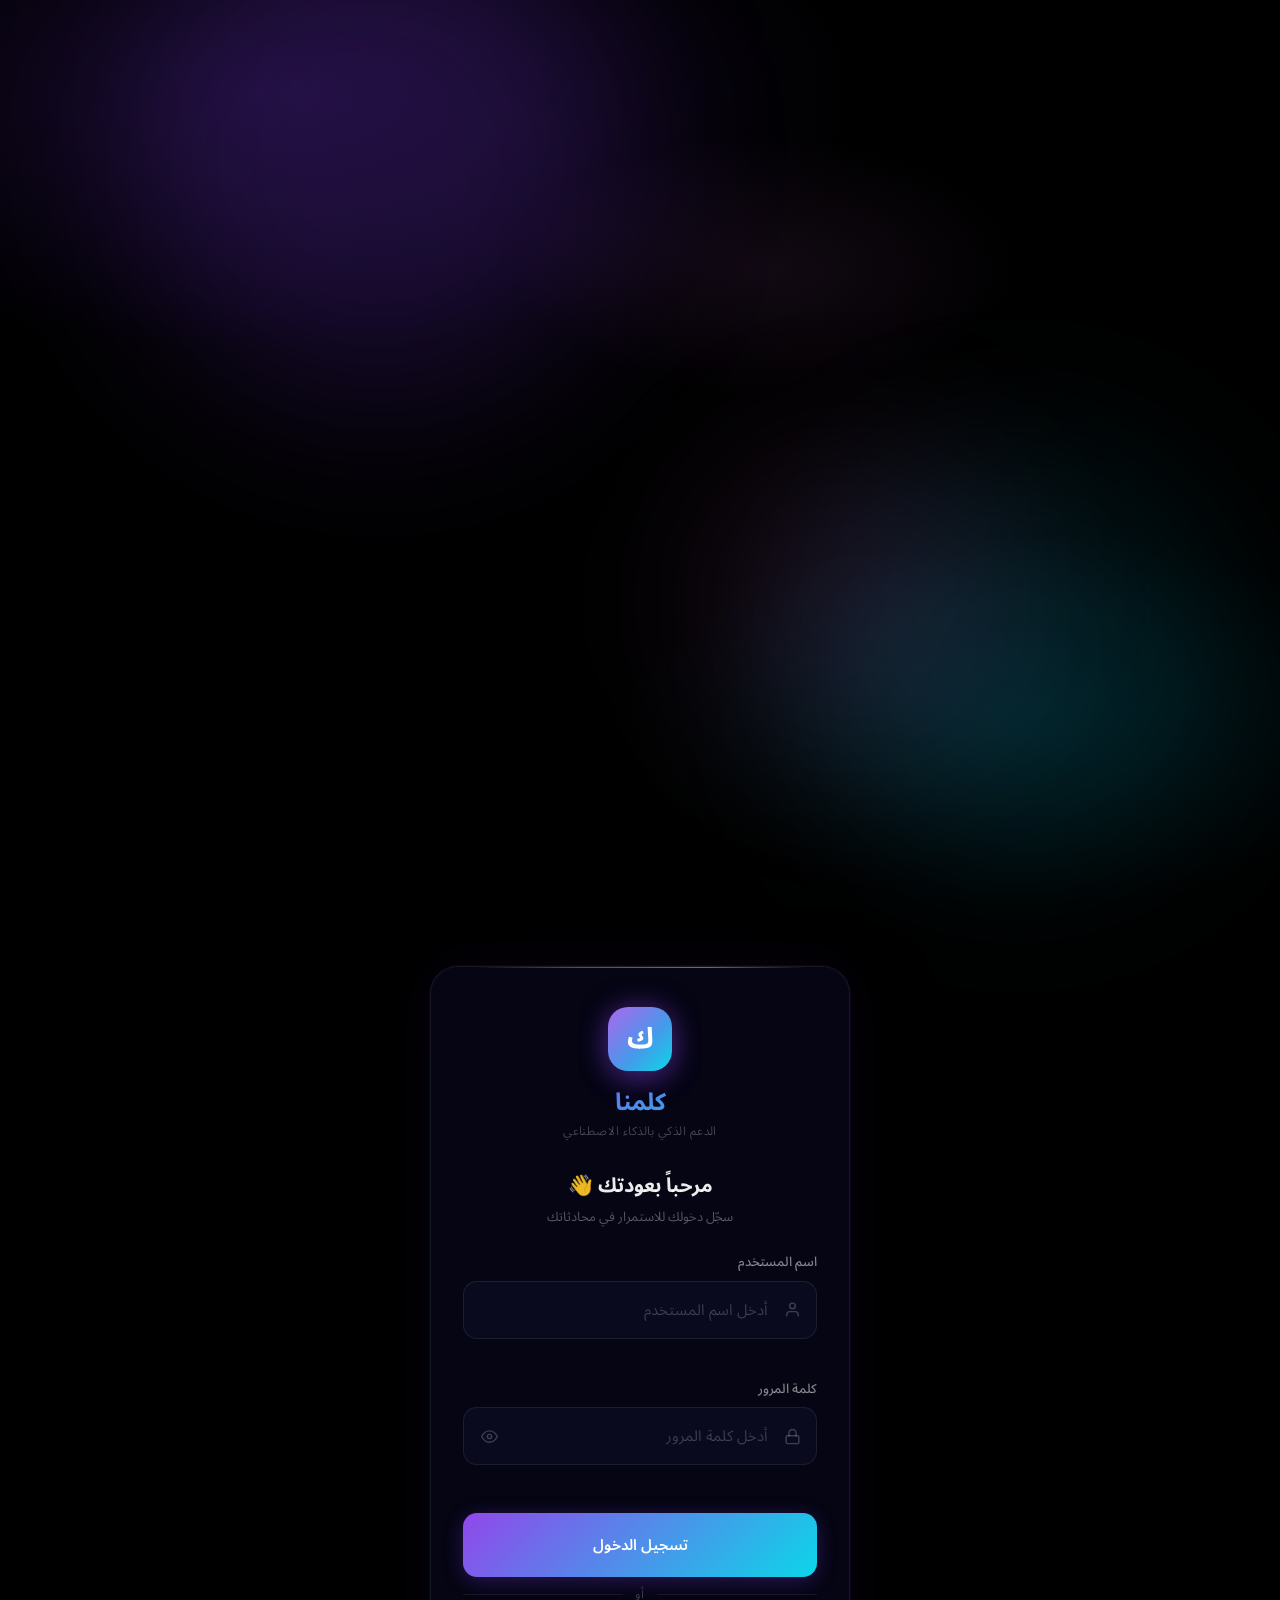
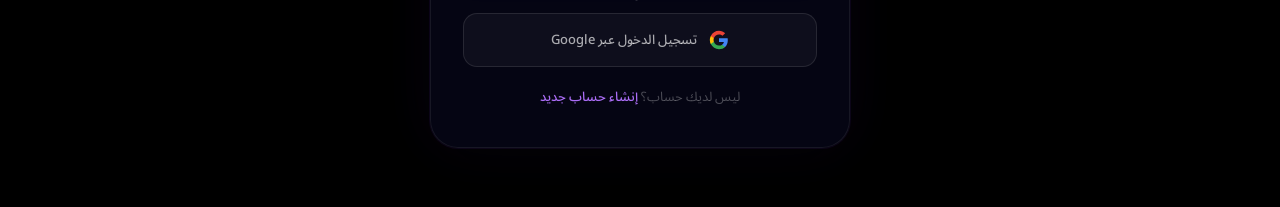
<file: frontend/index.html>
<!DOCTYPE html>
<html lang="ar" dir="rtl" data-theme="dark">
<head>
  <meta charset="UTF-8">
  <meta name="viewport" content="width=device-width, initial-scale=1.0">
  <title>كلمنا — الدعم الذكي بالذكاء الاصطناعي</title>
  <meta name="description" content="كلمنا — نظام دعم العملاء الذكي المدعوم بالذكاء الاصطناعي. تحدث معنا وسنساعدك فوراً.">
  <meta property="og:title" content="كلمنا — الدعم الذكي">
  <meta property="og:description" content="نظام دعم العملاء الذكي المدعوم بالذكاء الاصطناعي">
  <meta property="og:type" content="website">
  <link rel="icon" type="image/svg+xml" href="assets/favicon.svg">

  <link rel="preconnect" href="https://fonts.googleapis.com">
  <link rel="preconnect" href="https://fonts.gstatic.com" crossorigin>
  <link href="https://fonts.googleapis.com/css2?family=Inter:wght@300;400;500;600;700&family=Noto+Sans+Arabic:wght@300;400;500;600;700&display=swap" rel="stylesheet">

  <link rel="stylesheet" href="css/variables.css">
  <link rel="stylesheet" href="css/themes.css">
  <link rel="stylesheet" href="css/base.css">
  <link rel="stylesheet" href="css/animations.css">
  <link rel="stylesheet" href="css/layout.css">
  <link rel="stylesheet" href="css/components.css">
</head>
<body>

  <canvas id="particles-canvas"></canvas>

  <div class="app">

    <!-- ─── Sidebar ─── -->
    <aside class="sidebar" id="sidebar">
      <div class="sidebar__header">
        <div class="logo">
          <div class="logo__icon">ك</div>
          <div>
            <div class="logo__text">كلمنا</div>
            <div class="logo__subtitle">الدعم الذكي</div>
          </div>
        </div>
        <button class="sidebar__close" id="sidebar-close" aria-label="إغلاق القائمة">✕</button>
      </div>

      <div class="sidebar__content">
        <!-- New Chat Button -->
        <button class="btn-new-chat" id="btn-new-chat">
          <svg width="15" height="15" viewBox="0 0 24 24" fill="none" stroke="currentColor" stroke-width="2.5" stroke-linecap="round" stroke-linejoin="round">
            <line x1="12" y1="5" x2="12" y2="19"/><line x1="5" y1="12" x2="19" y2="12"/>
          </svg>
          <span>محادثة جديدة</span>
        </button>

        <!-- Quick Actions -->
        <div class="sidebar__label">إجراءات سريعة</div>
        <div class="quick-actions">
          <button class="quick-action-chip" data-action="track_order">
            <span class="quick-action-chip__icon">📦</span>
            <span>تتبع الطلب</span>
          </button>
          <button class="quick-action-chip" data-action="get_refund">
            <span class="quick-action-chip__icon">💳</span>
            <span>طلب استرجاع</span>
          </button>
          <button class="quick-action-chip" data-action="complaint">
            <span class="quick-action-chip__icon">📋</span>
            <span>تقديم شكوى</span>
          </button>
          <button class="quick-action-chip" data-action="delivery">
            <span class="quick-action-chip__icon">🚚</span>
            <span>خيارات التوصيل</span>
          </button>
          <button class="quick-action-chip" data-action="cancel">
            <span class="quick-action-chip__icon">✖</span>
            <span>إلغاء طلب</span>
          </button>
          <button class="quick-action-chip" data-action="contact">
            <span class="quick-action-chip__icon">💬</span>
            <span>تواصل مع الدعم</span>
          </button>
        </div>

        <!-- Chat History -->
        <div class="sidebar__label">المحادثات السابقة</div>
        <div id="chat-history">
          <div class="chat-history-item active">
            <span class="chat-history-item__icon">◎</span>
            <span class="chat-history-item__text">المحادثة الحالية</span>
          </div>
        </div>
      </div>

      <div class="sidebar__footer">
        <div style="font-size: var(--text-xs); color: rgba(255,255,255,0.18); text-align: center; letter-spacing: 0.04em;">
          مدعوم بالذكاء الاصطناعي •  كلمنا
        </div>
      </div>
    </aside>

    <!-- Sidebar Overlay (Mobile) -->
    <div class="sidebar-overlay" id="sidebar-overlay"></div>

    <!-- ─── Header ─── -->
    <header class="header">
      <div class="header__right">
        <button class="menu-toggle" id="menu-toggle" aria-label="فتح القائمة">
          <svg width="20" height="20" viewBox="0 0 24 24" fill="none" stroke="currentColor" stroke-width="2" stroke-linecap="round">
            <line x1="3" y1="6" x2="21" y2="6"/>
            <line x1="3" y1="12" x2="21" y2="12"/>
            <line x1="3" y1="18" x2="21" y2="18"/>
          </svg>
        </button>
        <div class="status-indicator">
          <div class="status-dot" id="status-dot"></div>
          <span class="header__status-text">المساعد الذكي متصل</span>
        </div>
      </div>
      <div class="header__left">
        <!-- User Profile -->
        <div class="user-profile" id="user-profile" style="display: none;">
          <span class="user-profile__name" id="user-profile-name"></span>
          <button class="user-profile__logout" id="btn-logout" data-tooltip="تسجيل الخروج" aria-label="تسجيل الخروج">
            <svg width="16" height="16" viewBox="0 0 24 24" fill="none" stroke="currentColor" stroke-width="2" stroke-linecap="round" stroke-linejoin="round">
              <path d="M9 21H5a2 2 0 0 1-2-2V5a2 2 0 0 1 2-2h4"/>
              <polyline points="16 17 21 12 16 7"/>
              <line x1="21" y1="12" x2="9" y2="12"/>
            </svg>
          </button>
        </div>
        <button class="theme-toggle" id="theme-toggle" data-tooltip="تغيير السمة" aria-label="تغيير السمة">
          <span class="theme-toggle__icon">🌙</span>
        </button>
      </div>
    </header>

    <!-- ─── Main Chat Area ─── -->
    <main class="main">
      <div class="chat-area">
        <div class="chat-area__messages" id="chat-messages">
          <!-- Messages rendered by chat.js -->
        </div>

        <!-- ─── Welcome Screen ─── -->
        <div class="welcome" id="welcome-screen">
          <div class="welcome__icon" style="position:relative;">
            ك
            <div class="welcome__icon-ring"></div>
          </div>
          <h1 class="welcome__title">أهلاً بك في كلمنا</h1>
          <p class="welcome__subtitle">
            أنا مساعدك الذكي لخدمة العملاء. يمكنني مساعدتك في تتبع الطلبات، الاسترجاع، الشكاوى، وأكثر.
          </p>
          <div class="welcome__suggestions">
            <button class="welcome__chip" data-message="أريد تتبع طلبي رقم 12345">
              <span class="welcome__chip__icon">📦</span>
              <span>تتبع طلبي</span>
            </button>
            <button class="welcome__chip" data-message="أريد استرجاع المبلغ للطلب الأخير">
              <span class="welcome__chip__icon">💳</span>
              <span>طلب استرجاع</span>
            </button>
            <button class="welcome__chip" data-message="ما هي خيارات التوصيل المتاحة؟">
              <span class="welcome__chip__icon">🚚</span>
              <span>خيارات التوصيل</span>
            </button>
            <button class="welcome__chip" data-message="أريد تقديم شكوى بخصوص الخدمة">
              <span class="welcome__chip__icon">📋</span>
              <span>تقديم شكوى</span>
            </button>
            <button class="welcome__chip" data-message="أريد إلغاء طلبي">
              <span class="welcome__chip__icon">✖</span>
              <span>إلغاء طلب</span>
            </button>
            <button class="welcome__chip" data-message="أريد التحدث مع خدمة العملاء">
              <span class="welcome__chip__icon">💬</span>
              <span>تواصل مع الدعم</span>
            </button>
          </div>
        </div>
      </div>

      <!-- ─── Input Bar ─── -->
      <div class="input-bar">
        <div class="input-bar__container">
          <textarea
            class="input-bar__textarea"
            id="chat-input"
            placeholder="اكتب رسالتك هنا..."
            rows="1"
            aria-label="اكتب رسالتك"
          ></textarea>
          <button class="btn-send" id="btn-send" data-tooltip="إرسال" aria-label="إرسال الرسالة">
            <svg viewBox="0 0 24 24" fill="none" stroke="currentColor" stroke-width="2" stroke-linecap="round" stroke-linejoin="round">
              <line x1="22" y1="2" x2="11" y2="13"/>
              <polygon points="22 2 15 22 11 13 2 9 22 2"/>
            </svg>
          </button>
        </div>
        <span class="input-bar__hint">اضغط Enter للإرسال • Shift+Enter لسطر جديد</span>
      </div>
    </main>
  </div>

  <!-- Auth Guard -->
  <script type="module">
    import { getAuthData, isTokenExpired, getUserIdFromToken, logoutAndRedirect } from './js/api.js';

    const authData = getAuthData();
    if (!authData || !authData.access_token || isTokenExpired()) {
      logoutAndRedirect();
    } else {
      const userId = getUserIdFromToken();
      window.__kalemnaUserId = userId;

      document.addEventListener('DOMContentLoaded', function() {
        var profileEl = document.getElementById('user-profile');
        var nameEl = document.getElementById('user-profile-name');
        if (profileEl && nameEl) {
          nameEl.textContent = authData.username;
          profileEl.style.display = 'flex';
        }
        var logoutBtn = document.getElementById('btn-logout');
        if (logoutBtn) {
          logoutBtn.addEventListener('click', function() { logoutAndRedirect(); });
        }
      });
    }
  </script>
  <script type="module" src="js/app.js"></script>
</body>
</html>
</file>
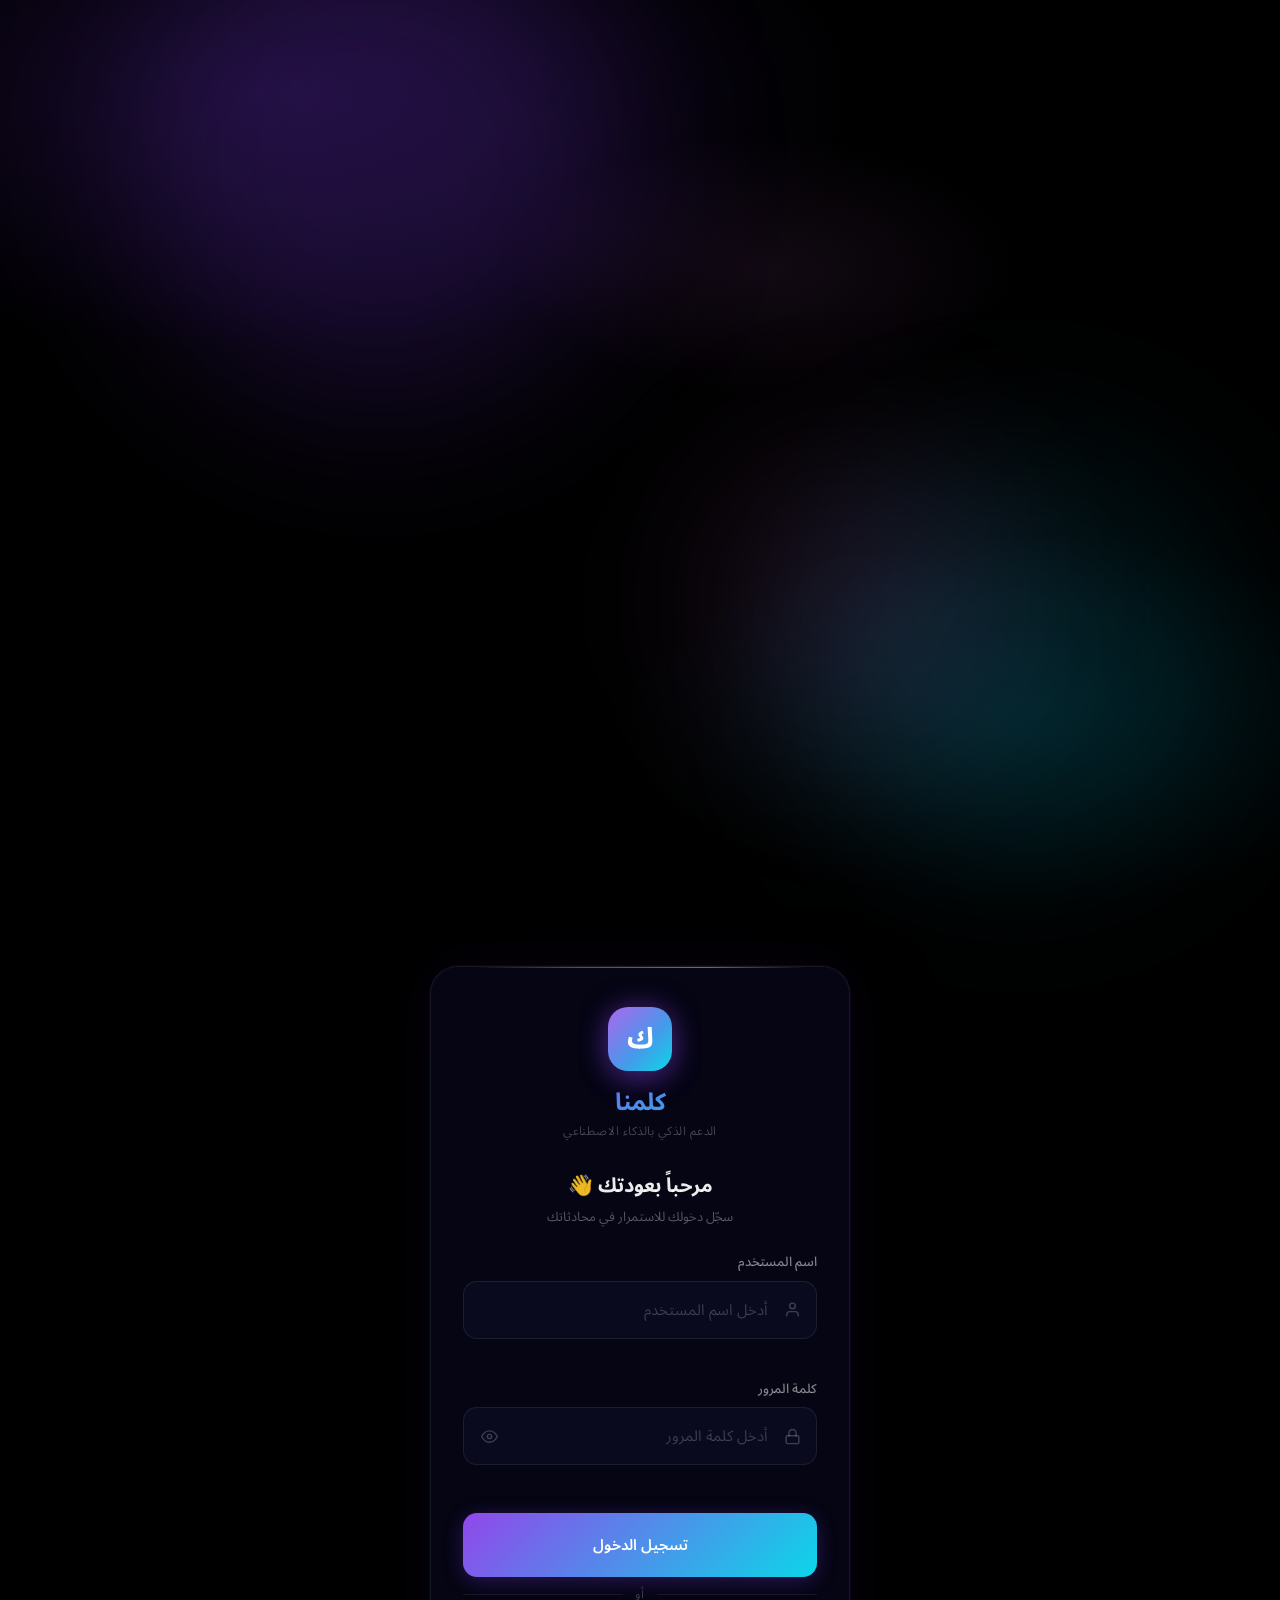
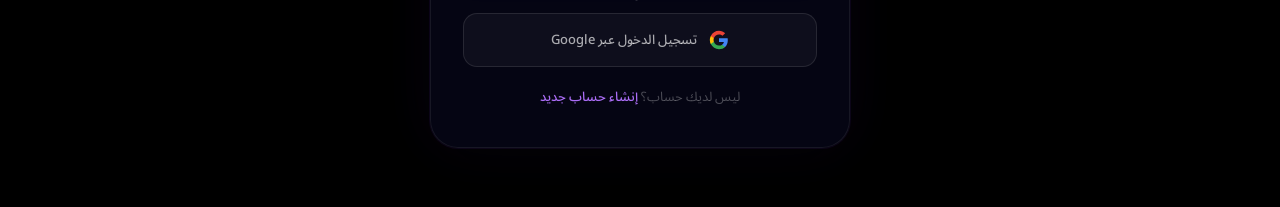
<file: frontend/login.html>
<!DOCTYPE html>
<html lang="ar" dir="rtl" data-theme="dark">
<head>
  <meta charset="UTF-8">
  <meta name="viewport" content="width=device-width, initial-scale=1.0">
  <title>كلمنا — تسجيل الدخول</title>
  <meta name="description" content="كلمنا — تسجيل الدخول إلى نظام الدعم الذكي المدعوم بالذكاء الاصطناعي.">
  <link rel="icon" type="image/svg+xml" href="assets/favicon.svg">

  <link rel="preconnect" href="https://fonts.googleapis.com">
  <link rel="preconnect" href="https://fonts.gstatic.com" crossorigin>
  <link href="https://fonts.googleapis.com/css2?family=Inter:wght@300;400;500;600;700&family=Noto+Sans+Arabic:wght@300;400;500;600;700&display=swap" rel="stylesheet">

  <link rel="stylesheet" href="css/variables.css">
  <link rel="stylesheet" href="css/themes.css">
  <link rel="stylesheet" href="css/base.css">
  <link rel="stylesheet" href="css/animations.css">
  <link rel="stylesheet" href="css/auth.css">
</head>
<body style="overflow-y: auto;">

  <canvas id="particles-canvas"></canvas>

  <div class="auth-page">
    <!-- Nebula Orbs -->
    <div class="auth-orb auth-orb--1"></div>
    <div class="auth-orb auth-orb--2"></div>
    <div class="auth-orb auth-orb--3"></div>

    <div class="auth-card" id="auth-card">
      <!-- Logo -->
      <div class="auth-card__logo">
        <div class="auth-card__logo-icon">ك</div>
        <h1 class="auth-card__logo-text">كلمنا</h1>
        <p class="auth-card__logo-subtitle">الدعم الذكي بالذكاء الاصطناعي</p>
      </div>

      <h2 class="auth-card__title">مرحباً بعودتك 👋</h2>
      <p class="auth-card__desc">سجّل دخولك للاستمرار في محادثاتك</p>

      <!-- Error Message -->
      <div class="auth-error" id="auth-error" style="display: none;">
        <span class="auth-error__icon">⚠️</span>
        <span class="auth-error__text" id="auth-error-text"></span>
      </div>

      <!-- Login Form -->
      <form class="auth-form" id="login-form" autocomplete="on">
        <div class="auth-form__group">
          <label class="auth-form__label" for="login-username">اسم المستخدم</label>
          <div class="auth-form__input-wrapper">
            <input
              type="text"
              class="auth-form__input"
              id="login-username"
              name="username"
              placeholder="أدخل اسم المستخدم"
              required
              autocomplete="username"
            >
            <span class="auth-form__input-icon">
              <svg width="17" height="17" viewBox="0 0 24 24" fill="none" stroke="currentColor" stroke-width="2" stroke-linecap="round" stroke-linejoin="round">
                <path d="M20 21v-2a4 4 0 0 0-4-4H8a4 4 0 0 0-4 4v2"/><circle cx="12" cy="7" r="4"/>
              </svg>
            </span>
          </div>
          <span class="auth-form__field-error" id="login-username-error"></span>
        </div>

        <div class="auth-form__group">
          <label class="auth-form__label" for="login-password">كلمة المرور</label>
          <div class="auth-form__input-wrapper">
            <input
              type="password"
              class="auth-form__input"
              id="login-password"
              name="password"
              placeholder="أدخل كلمة المرور"
              required
              autocomplete="current-password"
            >
            <span class="auth-form__input-icon">
              <svg width="17" height="17" viewBox="0 0 24 24" fill="none" stroke="currentColor" stroke-width="2" stroke-linecap="round" stroke-linejoin="round">
                <rect x="3" y="11" width="18" height="11" rx="2" ry="2"/><path d="M7 11V7a5 5 0 0 1 10 0v4"/>
              </svg>
            </span>
            <button type="button" class="auth-form__toggle-pass" id="toggle-password" aria-label="إظهار كلمة المرور">
              <svg width="17" height="17" viewBox="0 0 24 24" fill="none" stroke="currentColor" stroke-width="2" stroke-linecap="round" stroke-linejoin="round" class="eye-icon">
                <path d="M1 12s4-8 11-8 11 8 11 8-4 8-11 8-11-8-11-8z"/><circle cx="12" cy="12" r="3"/>
              </svg>
            </button>
          </div>
          <span class="auth-form__field-error" id="login-password-error"></span>
        </div>

        <button type="submit" class="auth-form__submit" id="login-submit">
          <span class="auth-form__submit-text">تسجيل الدخول</span>
          <span class="auth-form__submit-loader" style="display: none;">
            <span class="auth-spinner"></span>
          </span>
        </button>
      </form>

      <!-- Divider -->
      <div class="auth-divider">
        <span class="auth-divider__line"></span>
        <span class="auth-divider__text">أو</span>
        <span class="auth-divider__line"></span>
      </div>

      <!-- Google Sign-In -->
      <button class="auth-google-btn" id="google-login-btn">
        <svg class="auth-google-btn__icon" viewBox="0 0 24 24" width="20" height="20">
          <path d="M22.56 12.25c0-.78-.07-1.53-.2-2.25H12v4.26h5.92a5.06 5.06 0 0 1-2.2 3.32v2.77h3.57c2.08-1.92 3.28-4.74 3.28-8.1z" fill="#4285F4"/>
          <path d="M12 23c2.97 0 5.46-.98 7.28-2.66l-3.57-2.77c-.98.66-2.23 1.06-3.71 1.06-2.86 0-5.29-1.93-6.16-4.53H2.18v2.84C3.99 20.53 7.7 23 12 23z" fill="#34A853"/>
          <path d="M5.84 14.09c-.22-.66-.35-1.36-.35-2.09s.13-1.43.35-2.09V7.07H2.18C1.43 8.55 1 10.22 1 12s.43 3.45 1.18 4.93l2.85-2.22.81-.62z" fill="#FBBC05"/>
          <path d="M12 5.38c1.62 0 3.06.56 4.21 1.64l3.15-3.15C17.45 2.09 14.97 1 12 1 7.7 1 3.99 3.47 2.18 7.07l3.66 2.84c.87-2.6 3.3-4.53 6.16-4.53z" fill="#EA4335"/>
        </svg>
        <span>تسجيل الدخول عبر Google</span>
      </button>

      <p class="auth-card__switch">
        ليس لديك حساب؟
        <a href="signup.html" class="auth-card__switch-link">إنشاء حساب جديد</a>
      </p>
    </div>
  </div>

  <script type="module" src="js/auth.js"></script>
</body>
</html>
</file>
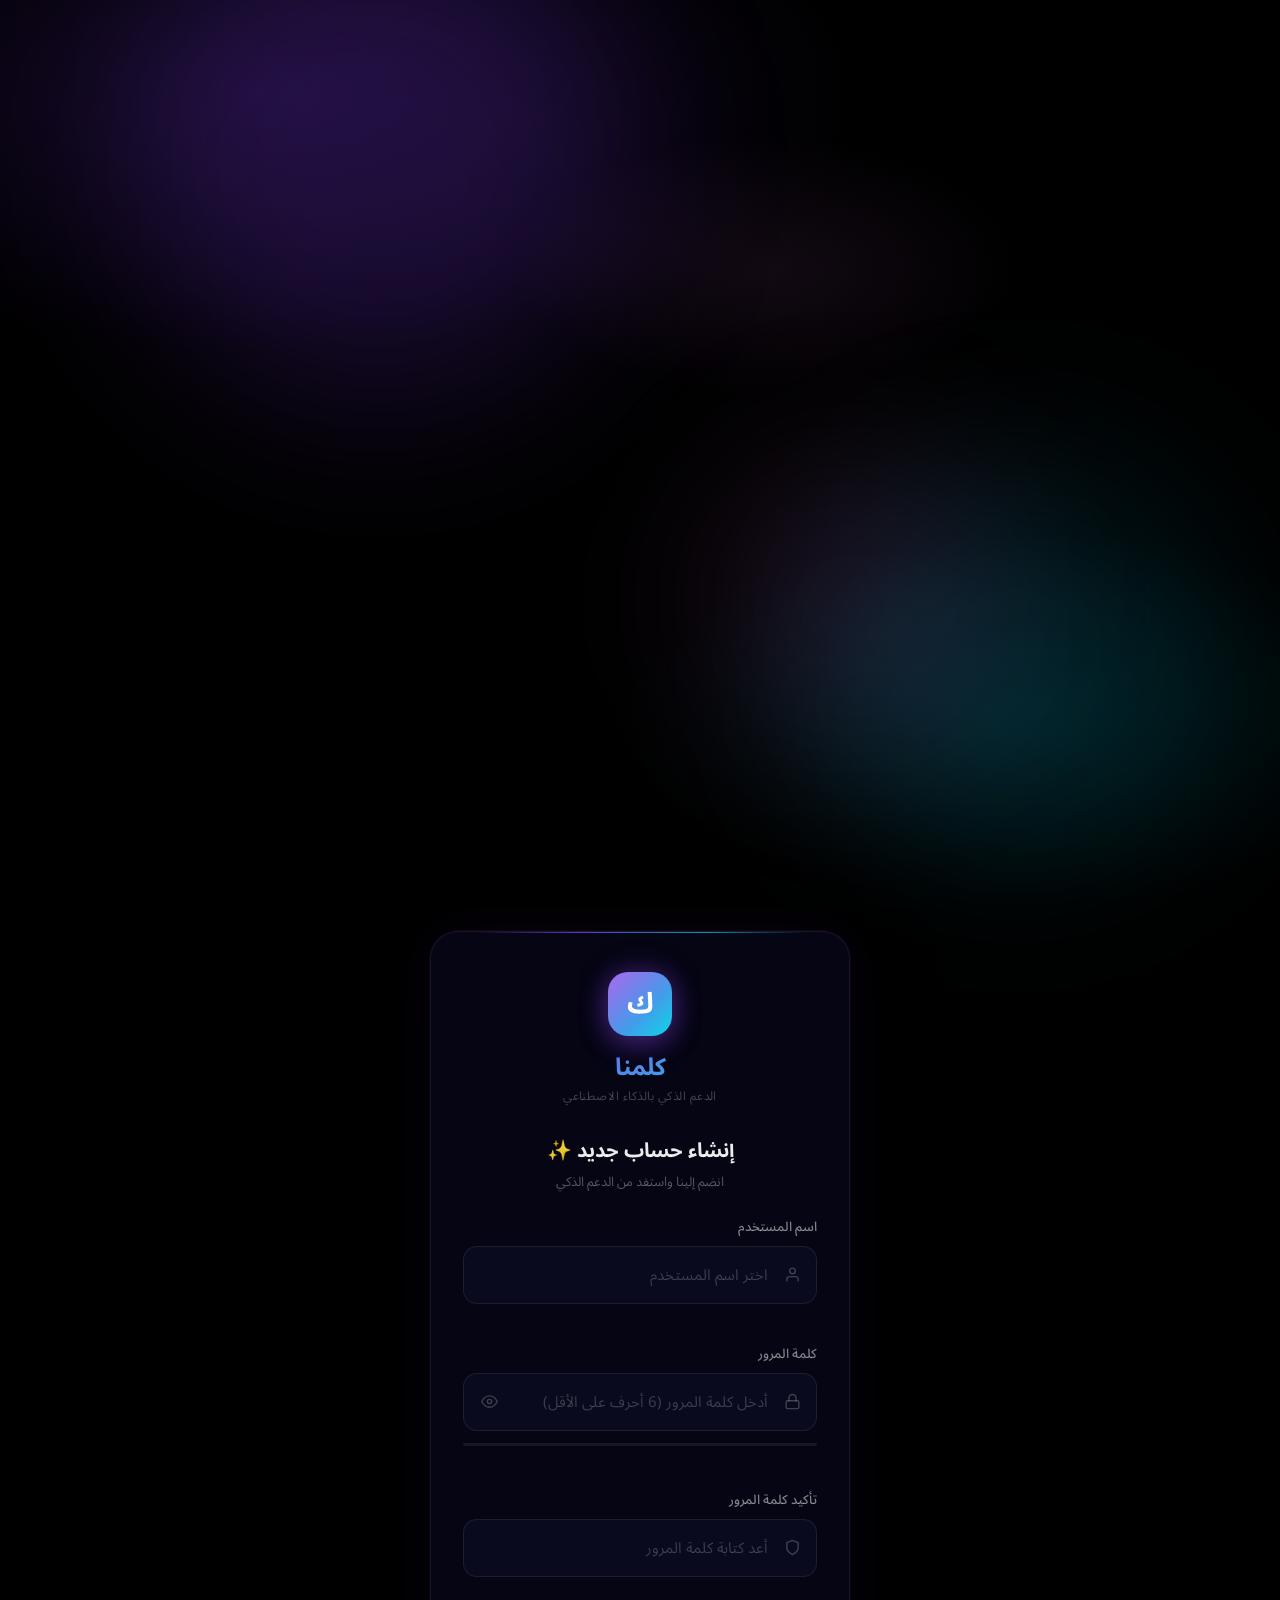
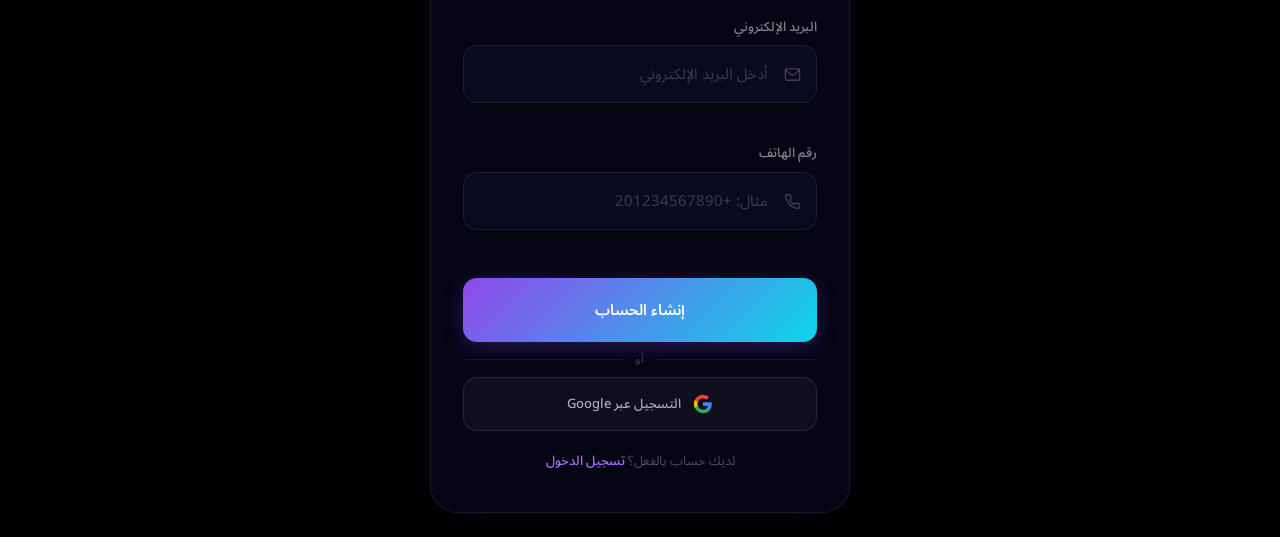
<file: frontend/signup.html>
<!DOCTYPE html>
<html lang="ar" dir="rtl" data-theme="dark">
<head>
  <meta charset="UTF-8">
  <meta name="viewport" content="width=device-width, initial-scale=1.0">
  <title>كلمنا — إنشاء حساب جديد</title>
  <meta name="description" content="كلمنا — إنشاء حساب جديد في نظام الدعم الذكي المدعوم بالذكاء الاصطناعي.">
  <link rel="icon" type="image/svg+xml" href="assets/favicon.svg">

  <link rel="preconnect" href="https://fonts.googleapis.com">
  <link rel="preconnect" href="https://fonts.gstatic.com" crossorigin>
  <link href="https://fonts.googleapis.com/css2?family=Inter:wght@300;400;500;600;700&family=Noto+Sans+Arabic:wght@300;400;500;600;700&display=swap" rel="stylesheet">

  <link rel="stylesheet" href="css/variables.css">
  <link rel="stylesheet" href="css/themes.css">
  <link rel="stylesheet" href="css/base.css">
  <link rel="stylesheet" href="css/animations.css">
  <link rel="stylesheet" href="css/auth.css">
</head>
<body style="overflow-y: auto;">

  <canvas id="particles-canvas"></canvas>

  <div class="auth-page">
    <!-- Nebula Orbs -->
    <div class="auth-orb auth-orb--1"></div>
    <div class="auth-orb auth-orb--2"></div>
    <div class="auth-orb auth-orb--3"></div>

    <div class="auth-card" id="auth-card">
      <!-- Logo -->
      <div class="auth-card__logo">
        <div class="auth-card__logo-icon">ك</div>
        <h1 class="auth-card__logo-text">كلمنا</h1>
        <p class="auth-card__logo-subtitle">الدعم الذكي بالذكاء الاصطناعي</p>
      </div>

      <h2 class="auth-card__title">إنشاء حساب جديد ✨</h2>
      <p class="auth-card__desc">انضم إلينا واستفد من الدعم الذكي</p>

      <!-- Error / Success -->
      <div class="auth-error" id="auth-error" style="display: none;">
        <span class="auth-error__icon">⚠️</span>
        <span class="auth-error__text" id="auth-error-text"></span>
      </div>
      <div class="auth-success" id="auth-success" style="display: none;">
        <span class="auth-success__icon">✅</span>
        <span class="auth-success__text" id="auth-success-text"></span>
      </div>

      <!-- Signup Form -->
      <form class="auth-form" id="signup-form" autocomplete="on">

        <div class="auth-form__group">
          <label class="auth-form__label" for="signup-username">اسم المستخدم</label>
          <div class="auth-form__input-wrapper">
            <input
              type="text"
              class="auth-form__input"
              id="signup-username"
              name="username"
              placeholder="اختر اسم المستخدم"
              required
              autocomplete="username"
              minlength="3"
            >
            <span class="auth-form__input-icon">
              <svg width="17" height="17" viewBox="0 0 24 24" fill="none" stroke="currentColor" stroke-width="2" stroke-linecap="round" stroke-linejoin="round">
                <path d="M20 21v-2a4 4 0 0 0-4-4H8a4 4 0 0 0-4 4v2"/><circle cx="12" cy="7" r="4"/>
              </svg>
            </span>
          </div>
          <span class="auth-form__field-error" id="signup-username-error"></span>
        </div>

        <div class="auth-form__group">
          <label class="auth-form__label" for="signup-password">كلمة المرور</label>
          <div class="auth-form__input-wrapper">
            <input
              type="password"
              class="auth-form__input"
              id="signup-password"
              name="password"
              placeholder="أدخل كلمة المرور (6 أحرف على الأقل)"
              required
              autocomplete="new-password"
              minlength="6"
            >
            <span class="auth-form__input-icon">
              <svg width="17" height="17" viewBox="0 0 24 24" fill="none" stroke="currentColor" stroke-width="2" stroke-linecap="round" stroke-linejoin="round">
                <rect x="3" y="11" width="18" height="11" rx="2" ry="2"/><path d="M7 11V7a5 5 0 0 1 10 0v4"/>
              </svg>
            </span>
            <button type="button" class="auth-form__toggle-pass" id="toggle-password" aria-label="إظهار كلمة المرور">
              <svg width="17" height="17" viewBox="0 0 24 24" fill="none" stroke="currentColor" stroke-width="2" stroke-linecap="round" stroke-linejoin="round" class="eye-icon">
                <path d="M1 12s4-8 11-8 11 8 11 8-4 8-11 8-11-8-11-8z"/><circle cx="12" cy="12" r="3"/>
              </svg>
            </button>
          </div>
          <!-- Password Strength -->
          <div class="auth-form__strength" id="password-strength">
            <div class="auth-form__strength-bar">
              <div class="auth-form__strength-fill" id="strength-fill"></div>
            </div>
            <span class="auth-form__strength-label" id="strength-label"></span>
          </div>
          <span class="auth-form__field-error" id="signup-password-error"></span>
        </div>

        <div class="auth-form__group">
          <label class="auth-form__label" for="signup-confirm-password">تأكيد كلمة المرور</label>
          <div class="auth-form__input-wrapper">
            <input
              type="password"
              class="auth-form__input"
              id="signup-confirm-password"
              name="confirm-password"
              placeholder="أعد كتابة كلمة المرور"
              required
              autocomplete="new-password"
            >
            <span class="auth-form__input-icon">
              <svg width="17" height="17" viewBox="0 0 24 24" fill="none" stroke="currentColor" stroke-width="2" stroke-linecap="round" stroke-linejoin="round">
                <path d="M12 22s8-4 8-10V5l-8-3-8 3v7c0 6 8 10 8 10z"/>
              </svg>
            </span>
          </div>
          <span class="auth-form__field-error" id="signup-confirm-password-error"></span>
        </div>

        <div class="auth-form__group">
          <label class="auth-form__label" for="signup-email">البريد الإلكتروني</label>
          <div class="auth-form__input-wrapper" id="email-wrapper">
            <input
              type="email"
              class="auth-form__input"
              id="signup-email"
              name="email"
              placeholder="أدخل البريد الإلكتروني"
              required
              autocomplete="email"
            >
            <span class="auth-form__input-icon">
              <svg width="17" height="17" viewBox="0 0 24 24" fill="none" stroke="currentColor" stroke-width="2" stroke-linecap="round" stroke-linejoin="round">
                <path d="M4 4h16c1.1 0 2 .9 2 2v12c0 1.1-.9 2-2 2H4c-1.1 0-2-.9-2-2V6c0-1.1.9-2 2-2z"/>
                <polyline points="22,6 12,13 2,6"/>
              </svg>
            </span>
          </div>
          <span class="auth-form__field-error" id="email-error"></span>
        </div>

        <div class="auth-form__group">
          <label class="auth-form__label" for="signup-phone">رقم الهاتف</label>
          <div class="auth-form__input-wrapper" id="phone-wrapper">
            <input
              type="tel"
              class="auth-form__input"
              id="signup-phone"
              name="phone"
              placeholder="مثال: +201234567890"
              required
              autocomplete="tel"
              dir="ltr"
            >
            <span class="auth-form__input-icon">
              <svg width="17" height="17" viewBox="0 0 24 24" fill="none" stroke="currentColor" stroke-width="2" stroke-linecap="round" stroke-linejoin="round">
                <path d="M22 16.92v3a2 2 0 0 1-2.18 2 19.79 19.79 0 0 1-8.63-3.07 19.5 19.5 0 0 1-6-6 19.79 19.79 0 0 1-3.07-8.67A2 2 0 0 1 4.11 2h3a2 2 0 0 1 2 1.72 12.84 12.84 0 0 0 .7 2.81 2 2 0 0 1-.45 2.11L8.09 9.91a16 16 0 0 0 6 6l1.27-1.27a2 2 0 0 1 2.11-.45 12.84 12.84 0 0 0 2.81.7A2 2 0 0 1 22 16.92z"/>
              </svg>
            </span>
          </div>
          <span class="auth-form__field-error" id="phone-error"></span>
        </div>

        <button type="submit" class="auth-form__submit" id="signup-submit">
          <span class="auth-form__submit-text">إنشاء الحساب</span>
          <span class="auth-form__submit-loader" style="display: none;">
            <span class="auth-spinner"></span>
          </span>
        </button>
      </form>

      <!-- Divider -->
      <div class="auth-divider">
        <span class="auth-divider__line"></span>
        <span class="auth-divider__text">أو</span>
        <span class="auth-divider__line"></span>
      </div>

      <!-- Google Sign-Up -->
      <button class="auth-google-btn" id="google-signup-btn">
        <svg class="auth-google-btn__icon" viewBox="0 0 24 24" width="20" height="20">
          <path d="M22.56 12.25c0-.78-.07-1.53-.2-2.25H12v4.26h5.92a5.06 5.06 0 0 1-2.2 3.32v2.77h3.57c2.08-1.92 3.28-4.74 3.28-8.1z" fill="#4285F4"/>
          <path d="M12 23c2.97 0 5.46-.98 7.28-2.66l-3.57-2.77c-.98.66-2.23 1.06-3.71 1.06-2.86 0-5.29-1.93-6.16-4.53H2.18v2.84C3.99 20.53 7.7 23 12 23z" fill="#34A853"/>
          <path d="M5.84 14.09c-.22-.66-.35-1.36-.35-2.09s.13-1.43.35-2.09V7.07H2.18C1.43 8.55 1 10.22 1 12s.43 3.45 1.18 4.93l2.85-2.22.81-.62z" fill="#FBBC05"/>
          <path d="M12 5.38c1.62 0 3.06.56 4.21 1.64l3.15-3.15C17.45 2.09 14.97 1 12 1 7.7 1 3.99 3.47 2.18 7.07l3.66 2.84c.87-2.6 3.3-4.53 6.16-4.53z" fill="#EA4335"/>
        </svg>
        <span>التسجيل عبر Google</span>
      </button>

      <p class="auth-card__switch">
        لديك حساب بالفعل؟
        <a href="login.html" class="auth-card__switch-link">تسجيل الدخول</a>
      </p>
    </div>
  </div>

  <script type="module" src="js/auth.js"></script>
</body>
</html>
</file>
<file: frontend/css/variables.css>
/* ============================================
   Kalemna — Cinematic Design Tokens
   كلمنا — متغيرات التصميم السينمائي
   ============================================ */

:root {
  /* ─── Cosmic Color Palette ─── */
  --cosmic-void:        #000000;
  --cosmic-deep:        #04040f;
  --cosmic-dark:        #07071a;
  --cosmic-surface:     #0d0d24;
  --cosmic-elevated:    #131330;

  /* ─── Accent — Electric Violet ─── */
  --violet-300: hsl(267, 100%, 80%);
  --violet-400: hsl(267, 90%, 70%);
  --violet-500: hsl(267, 80%, 60%);
  --violet-600: hsl(267, 75%, 50%);
  --violet-700: hsl(267, 70%, 40%);

  /* ─── Accent — Cyan / Aurora ─── */
  --cyan-300: hsl(185, 100%, 75%);
  --cyan-400: hsl(185, 100%, 60%);
  --cyan-500: hsl(185, 90%, 48%);

  /* ─── Accent — Magenta Nebula ─── */
  --magenta-400: hsl(310, 90%, 68%);
  --magenta-500: hsl(310, 80%, 58%);

  /* ─── Primary Gradient (Violet → Cyan) ─── */
  --gradient-primary: linear-gradient(135deg, hsl(267, 80%, 60%), hsl(185, 90%, 48%));
  --gradient-secondary: linear-gradient(135deg, hsl(310, 80%, 58%), hsl(267, 80%, 60%));
  --gradient-aurora: linear-gradient(120deg, hsl(267, 80%, 55%) 0%, hsl(185, 90%, 45%) 50%, hsl(310, 70%, 55%) 100%);
  --gradient-void: linear-gradient(180deg, #04040f 0%, #000000 100%);

  /* ─── Semantic Colors ─── */
  --color-success: hsl(152, 80%, 45%);
  --color-warning: hsl(40, 95%, 55%);
  --color-error:   hsl(0, 72%, 56%);
  --color-info:    hsl(185, 90%, 50%);

  /* ─── Typography ─── */
  --font-ui:     'Inter', 'Segoe UI', system-ui, sans-serif;
  --font-arabic: 'Noto Sans Arabic', 'Segoe UI', 'Tahoma', sans-serif;
  --font-display: 'Inter', system-ui, sans-serif;
  --font-mono:   'JetBrains Mono', 'Fira Code', 'Consolas', monospace;

  --text-xs:   0.75rem;
  --text-sm:   0.8125rem;
  --text-base: 0.9375rem;
  --text-md:   1rem;
  --text-lg:   1.125rem;
  --text-xl:   1.25rem;
  --text-2xl:  1.5rem;
  --text-3xl:  1.875rem;
  --text-4xl:  2.25rem;

  --leading-tight:   1.3;
  --leading-normal:  1.6;
  --leading-relaxed: 1.8;

  --weight-regular:  400;
  --weight-medium:   500;
  --weight-semibold: 600;
  --weight-bold:     700;

  /* ─── Spacing (4px base) ─── */
  --space-1:  0.25rem;
  --space-2:  0.5rem;
  --space-3:  0.75rem;
  --space-4:  1rem;
  --space-5:  1.25rem;
  --space-6:  1.5rem;
  --space-8:  2rem;
  --space-10: 2.5rem;
  --space-12: 3rem;
  --space-16: 4rem;

  /* ─── Border Radius ─── */
  --radius-sm:   6px;
  --radius-md:   10px;
  --radius-lg:   14px;
  --radius-xl:   20px;
  --radius-2xl:  28px;
  --radius-full: 9999px;

  /* ─── Glows & Shadows ─── */
  --glow-violet:  0 0 30px hsla(267, 80%, 60%, 0.35);
  --glow-cyan:    0 0 30px hsla(185, 90%, 48%, 0.35);
  --glow-magenta: 0 0 30px hsla(310, 80%, 58%, 0.3);
  --glow-soft:    0 0 60px hsla(267, 80%, 60%, 0.12);

  --shadow-sm:  0 2px 8px rgba(0, 0, 0, 0.4);
  --shadow-md:  0 4px 20px rgba(0, 0, 0, 0.5);
  --shadow-lg:  0 10px 40px rgba(0, 0, 0, 0.6);
  --shadow-xl:  0 20px 60px rgba(0, 0, 0, 0.7);

  /* ─── Glass ─── */
  --glass-bg:     rgba(255, 255, 255, 0.03);
  --glass-border: rgba(255, 255, 255, 0.07);
  --glass-hover:  rgba(255, 255, 255, 0.06);

  /* ─── Transitions ─── */
  --transition-fast:   150ms cubic-bezier(0.4, 0, 0.2, 1);
  --transition-normal: 300ms cubic-bezier(0.4, 0, 0.2, 1);
  --transition-slow:   500ms cubic-bezier(0.4, 0, 0.2, 1);
  --transition-spring: 500ms cubic-bezier(0.34, 1.56, 0.64, 1);
  --transition-cinematic: 700ms cubic-bezier(0.16, 1, 0.3, 1);

  /* ─── Z-Index Scale ─── */
  --z-base:    1;
  --z-sidebar: 100;
  --z-header:  200;
  --z-overlay: 300;
  --z-modal:   400;
  --z-tooltip: 500;

  /* ─── Layout ─── */
  --sidebar-width:    280px;
  --header-height:    60px;
  --input-bar-height: 80px;
}
</file>
<file: frontend/css/themes.css>
/* ============================================
   Kalemna — Cinematic Theme (Single Dark Cosmic)
   كلمنا — السمة السينمائية الكونية
   ============================================ */

[data-theme="dark"], :root {
  /* ─── Backgrounds ─── */
  --bg-app:           var(--cosmic-void);
  --bg-main:          var(--cosmic-void);
  --bg-header:        rgba(4, 4, 15, 0.75);
  --bg-sidebar:       rgba(4, 4, 15, 0.95);
  --bg-input-bar:     rgba(4, 4, 15, 0.8);
  --bg-input:         rgba(13, 13, 36, 0.8);
  --bg-surface:       var(--glass-bg);
  --bg-surface-hover: var(--glass-hover);
  --bg-hover:         rgba(255, 255, 255, 0.04);
  --bg-glass:         rgba(13, 13, 36, 0.5);

  /* ─── Bubble Colors ─── */
  --bg-bubble-user:   var(--gradient-primary);
  --bg-bubble-ai:     rgba(13, 13, 36, 0.7);

  /* ─── Text ─── */
  --text-primary:     rgba(255, 255, 255, 0.95);
  --text-secondary:   rgba(255, 255, 255, 0.55);
  --text-muted:       rgba(255, 255, 255, 0.28);
  --text-bubble-user: #ffffff;
  --text-bubble-ai:   rgba(255, 255, 255, 0.90);
  --text-on-primary:  #ffffff;

  /* ─── Borders ─── */
  --border-subtle:    rgba(255, 255, 255, 0.07);
  --border-input:     rgba(255, 255, 255, 0.10);
  --border-glass:     rgba(255, 255, 255, 0.06);
  --border-accent:    rgba(124, 58, 237, 0.4);

  /* ─── Scrollbar ─── */
  --scrollbar-thumb:       rgba(124, 58, 237, 0.3);
  --scrollbar-thumb-hover: rgba(124, 58, 237, 0.5);

  /* ─── Particle ─── */
  --particle-color: rgba(124, 58, 237, 0.06);
  --particle-line:  rgba(0, 212, 255, 0.03);

  /* ─── Legacy compat (used by auth.css via color-primary-N vars) ─── */
  --color-primary-400: var(--violet-400);
  --color-primary-500: var(--violet-500);
  --shadow-glow: var(--glow-violet);
}

/* ─── Light theme: disabled, stays dark ─── */
[data-theme="light"] {
  --bg-app:        var(--cosmic-void);
  --bg-main:       var(--cosmic-void);
  --bg-header:     rgba(4, 4, 15, 0.75);
  --bg-sidebar:    rgba(4, 4, 15, 0.95);
  --bg-input-bar:  rgba(4, 4, 15, 0.8);
  --bg-input:      rgba(13, 13, 36, 0.8);
  --bg-surface:    var(--glass-bg);
  --bg-surface-hover: var(--glass-hover);
  --bg-hover:      rgba(255,255,255,0.04);
  --bg-glass:      rgba(13,13,36,0.5);
  --bg-bubble-user: var(--gradient-primary);
  --bg-bubble-ai:  rgba(13,13,36,0.7);
  --text-primary:   rgba(255,255,255,0.95);
  --text-secondary: rgba(255,255,255,0.55);
  --text-muted:     rgba(255,255,255,0.28);
  --text-bubble-user: #ffffff;
  --text-bubble-ai:   rgba(255,255,255,0.90);
  --text-on-primary: #ffffff;
  --border-subtle:  rgba(255,255,255,0.07);
  --border-input:   rgba(255,255,255,0.10);
  --border-glass:   rgba(255,255,255,0.06);
  --scrollbar-thumb:       rgba(124,58,237,0.3);
  --scrollbar-thumb-hover: rgba(124,58,237,0.5);
  --particle-color: rgba(124,58,237,0.06);
  --particle-line:  rgba(0,212,255,0.03);
  --color-primary-400: var(--violet-400);
  --color-primary-500: var(--violet-500);
  --shadow-glow: var(--glow-violet);
}
</file>
<file: frontend/css/base.css>
/* ============================================
   Kalemna — Cinematic Base
   كلمنا — الأنماط الأساسية
   ============================================ */

*, *::before, *::after {
  box-sizing: border-box;
  margin: 0;
  padding: 0;
}

html {
  scroll-behavior: smooth;
  -webkit-text-size-adjust: 100%;
  text-size-adjust: 100%;
  font-size: 16px;
}

body {
  font-family: var(--font-arabic);
  font-size: var(--text-base);
  line-height: var(--leading-normal);
  color: var(--text-primary);
  background-color: var(--cosmic-void);
  direction: rtl;
  min-height: 100vh;
  overflow: hidden;
  -webkit-font-smoothing: antialiased;
  -moz-osx-font-smoothing: grayscale;
}

/* ─── Cosmic Background ─── */
body::before {
  content: '';
  position: fixed;
  inset: 0;
  background:
    radial-gradient(ellipse 80% 50% at 20% 10%, rgba(124, 58, 237, 0.15) 0%, transparent 60%),
    radial-gradient(ellipse 60% 40% at 80% 80%, rgba(6, 182, 212, 0.10) 0%, transparent 55%),
    radial-gradient(ellipse 40% 30% at 60% 30%, rgba(232, 121, 249, 0.08) 0%, transparent 50%),
    var(--cosmic-void);
  z-index: 0;
  pointer-events: none;
}

h1, h2, h3, h4, h5, h6 {
  font-weight: var(--weight-bold);
  line-height: var(--leading-tight);
  color: var(--text-primary);
}

h1 { font-size: var(--text-3xl); }
h2 { font-size: var(--text-2xl); }
h3 { font-size: var(--text-xl); }

p {
  line-height: var(--leading-normal);
  color: var(--text-secondary);
}

a {
  color: var(--violet-400);
  text-decoration: none;
  transition: color var(--transition-fast);
}

a:hover { color: var(--violet-300); }

::selection {
  background-color: rgba(124, 58, 237, 0.4);
  color: white;
}

/* ─── Scrollbar ─── */
::-webkit-scrollbar { width: 4px; }
::-webkit-scrollbar-track { background: transparent; }
::-webkit-scrollbar-thumb {
  background: linear-gradient(180deg, var(--violet-600), var(--cyan-500));
  border-radius: var(--radius-full);
}
::-webkit-scrollbar-thumb:hover { opacity: 0.8; }
* {
  scrollbar-width: thin;
  scrollbar-color: rgba(124, 58, 237, 0.4) transparent;
}

:focus-visible {
  outline: 2px solid var(--violet-400);
  outline-offset: 2px;
  border-radius: var(--radius-sm);
}

button {
  font-family: inherit;
  font-size: inherit;
  border: none;
  background: none;
  cursor: pointer;
  color: inherit;
  direction: rtl;
}

input, textarea {
  font-family: var(--font-arabic);
  font-size: inherit;
  border: none;
  background: none;
  color: inherit;
  direction: rtl;
}

textarea { resize: none; }
img, svg { display: block; max-width: 100%; }
ul, ol { list-style: none; }

.sr-only {
  position: absolute;
  width: 1px;
  height: 1px;
  padding: 0;
  margin: -1px;
  overflow: hidden;
  clip: rect(0, 0, 0, 0);
  white-space: nowrap;
  border-width: 0;
}
</file>
<file: frontend/css/animations.css>
/* ============================================
   Kalemna — Cinematic Animations
   كلمنا — الحركات السينمائية
   ============================================ */

@keyframes fadeInUp {
  from { opacity: 0; transform: translateY(20px); }
  to   { opacity: 1; transform: translateY(0); }
}

@keyframes fadeInRight {
  from { opacity: 0; transform: translateX(20px); }
  to   { opacity: 1; transform: translateX(0); }
}

@keyframes fadeInLeft {
  from { opacity: 0; transform: translateX(-20px); }
  to   { opacity: 1; transform: translateX(0); }
}

@keyframes fadeIn {
  from { opacity: 0; }
  to   { opacity: 1; }
}

@keyframes typing-bounce {
  0%, 60%, 100% { transform: translateY(0); opacity: 0.35; }
  30%           { transform: translateY(-7px); opacity: 1; }
}

@keyframes glow-pulse {
  0%, 100% { box-shadow: 0 0 6px rgba(124, 58, 237, 0.5), 0 0 12px rgba(124, 58, 237, 0.2); }
  50%      { box-shadow: 0 0 12px rgba(6, 182, 212, 0.7), 0 0 24px rgba(6, 182, 212, 0.3); }
}

@keyframes aurora-shift {
  0%   { background-position: 0% 50%; }
  50%  { background-position: 100% 50%; }
  100% { background-position: 0% 50%; }
}

@keyframes gentleBob {
  0%, 100% { transform: translateY(0); }
  50%      { transform: translateY(-6px); }
}

@keyframes welcomeEntrance {
  0%   { opacity: 0; transform: translateY(40px) scale(0.96); }
  100% { opacity: 1; transform: translateY(0) scale(1); }
}

@keyframes scalePop {
  0%   { transform: scale(0.85); opacity: 0; }
  60%  { transform: scale(1.04); }
  100% { transform: scale(1); opacity: 1; }
}

@keyframes spin {
  from { transform: rotate(0deg); }
  to   { transform: rotate(360deg); }
}

@keyframes shimmer {
  0%   { background-position: -200% 0; }
  100% { background-position: 200% 0; }
}

@keyframes orb-drift {
  0%, 100% { transform: translate(0, 0) scale(1); }
  33%      { transform: translate(30px, -20px) scale(1.05); }
  66%      { transform: translate(-20px, 15px) scale(0.97); }
}

@keyframes star-twinkle {
  0%, 100% { opacity: 0.3; transform: scale(1); }
  50%      { opacity: 1; transform: scale(1.4); }
}

@keyframes cosmic-ring {
  0%   { transform: rotate(0deg) scale(1); opacity: 0.6; }
  50%  { transform: rotate(180deg) scale(1.08); opacity: 1; }
  100% { transform: rotate(360deg) scale(1); opacity: 0.6; }
}

@keyframes slideInRight {
  from { transform: translateX(100%); }
  to   { transform: translateX(0); }
}

/* ─── Utility Classes ─── */
.animate-fade-in-up { animation: fadeInUp 0.45s ease-out forwards; }
.animate-fade-in    { animation: fadeIn 0.3s ease-out forwards; }
.animate-scale-pop  { animation: scalePop 0.35s cubic-bezier(0.34, 1.56, 0.64, 1) forwards; }
.animate-welcome    { animation: welcomeEntrance 0.7s cubic-bezier(0.16, 1, 0.3, 1) forwards; }

.delay-1 { animation-delay: 0.05s; }
.delay-2 { animation-delay: 0.10s; }
.delay-3 { animation-delay: 0.15s; }
.delay-4 { animation-delay: 0.20s; }
.delay-5 { animation-delay: 0.25s; }
.delay-6 { animation-delay: 0.30s; }
</file>
<file: frontend/css/layout.css>
/* ============================================
   Kalemna — Cinematic Layout
   كلمنا — تخطيط الصفحة
   ============================================ */

/* ─── App Container ─── */
.app {
  display: grid;
  grid-template-columns: var(--sidebar-width) 1fr;
  grid-template-rows: var(--header-height) 1fr;
  grid-template-areas:
    "sidebar header"
    "sidebar main";
  height: 100vh;
  width: 100vw;
  overflow: hidden;
  position: relative;
  z-index: 1;
}

/* ─── Header ─── */
.header {
  grid-area: header;
  display: flex;
  align-items: center;
  justify-content: space-between;
  padding: 0 var(--space-6);
  background: var(--bg-header);
  border-bottom: 1px solid var(--border-subtle);
  backdrop-filter: blur(24px);
  -webkit-backdrop-filter: blur(24px);
  z-index: var(--z-header);
  position: relative;
}

/* subtle aurora line on header bottom */
.header::after {
  content: '';
  position: absolute;
  bottom: 0; left: 0; right: 0;
  height: 1px;
  background: linear-gradient(90deg,
    transparent 0%,
    rgba(124, 58, 237, 0.5) 30%,
    rgba(6, 182, 212, 0.5) 70%,
    transparent 100%);
}

.header__right {
  display: flex;
  align-items: center;
  gap: var(--space-3);
}

.header__left {
  display: flex;
  align-items: center;
  gap: var(--space-3);
}

/* ─── Sidebar ─── */
.sidebar {
  grid-area: sidebar;
  display: flex;
  flex-direction: column;
  background: var(--bg-sidebar);
  border-left: 1px solid var(--border-subtle);
  backdrop-filter: blur(24px);
  -webkit-backdrop-filter: blur(24px);
  z-index: var(--z-sidebar);
  overflow-y: auto;
  overflow-x: hidden;
  transition: transform var(--transition-normal);
  position: relative;
}

/* aurora strip on sidebar right border */
.sidebar::after {
  content: '';
  position: absolute;
  top: 0; right: -1px;
  width: 1px;
  height: 100%;
  background: linear-gradient(180deg,
    transparent 0%,
    rgba(124, 58, 237, 0.6) 30%,
    rgba(6, 182, 212, 0.4) 70%,
    transparent 100%);
}

.sidebar__header {
  padding: var(--space-4) var(--space-5);
  display: flex;
  align-items: center;
  justify-content: space-between;
  border-bottom: 1px solid var(--border-subtle);
  min-height: var(--header-height);
}

.sidebar__content {
  flex: 1;
  padding: var(--space-4);
  overflow-y: auto;
}

.sidebar__footer {
  padding: var(--space-4);
  border-top: 1px solid var(--border-subtle);
}

/* ─── Main / Chat Area ─── */
.main {
  grid-area: main;
  display: flex;
  flex-direction: column;
  position: relative;
  overflow: hidden;
}

.chat-area {
  flex: 1;
  overflow-y: auto;
  overflow-x: hidden;
  padding: var(--space-6) var(--space-8);
  display: flex;
  flex-direction: column;
  gap: var(--space-4);
  scroll-behavior: smooth;
}

.chat-area__messages {
  display: flex;
  flex-direction: column;
  gap: var(--space-5);
  max-width: 820px;
  width: 100%;
  margin: 0 auto;
  flex: 1;
}

/* ─── Input Bar ─── */
.input-bar {
  padding: var(--space-4) var(--space-6) var(--space-5);
  background: var(--bg-input-bar);
  border-top: 1px solid var(--border-subtle);
  backdrop-filter: blur(24px);
  -webkit-backdrop-filter: blur(24px);
  position: relative;
}

.input-bar::before {
  content: '';
  position: absolute;
  top: 0; left: 0; right: 0;
  height: 1px;
  background: linear-gradient(90deg,
    transparent 0%,
    rgba(6, 182, 212, 0.4) 30%,
    rgba(124, 58, 237, 0.4) 70%,
    transparent 100%);
}

.input-bar__container {
  max-width: 820px;
  margin: 0 auto;
  display: flex;
  align-items: flex-end;
  gap: var(--space-3);
  background: rgba(13, 13, 36, 0.8);
  border: 1px solid rgba(255, 255, 255, 0.10);
  border-radius: var(--radius-2xl);
  padding: var(--space-3) var(--space-4);
  transition: border-color var(--transition-fast), box-shadow var(--transition-fast);
}

.input-bar__container:focus-within {
  border-color: rgba(124, 58, 237, 0.6);
  box-shadow: 0 0 0 3px rgba(124, 58, 237, 0.12), 0 0 30px rgba(124, 58, 237, 0.08);
}

.input-bar__textarea {
  flex: 1;
  max-height: 150px;
  min-height: 24px;
  line-height: 1.6;
  padding: var(--space-2);
  color: var(--text-primary);
  font-size: var(--text-base);
}

.input-bar__textarea::placeholder {
  color: rgba(255, 255, 255, 0.22);
}

.input-bar__hint {
  display: block;
  text-align: center;
  font-size: var(--text-xs);
  color: rgba(255, 255, 255, 0.18);
  margin-top: var(--space-2);
  letter-spacing: 0.02em;
}

/* ─── Canvas Background ─── */
#particles-canvas {
  position: fixed;
  top: 0; left: 0;
  width: 100%; height: 100%;
  z-index: 0;
  pointer-events: none;
}

.app > *:not(#particles-canvas) {
  position: relative;
  z-index: var(--z-base);
}

/* ─── Sidebar Overlay (mobile) ─── */
.sidebar-overlay {
  display: none;
  position: fixed;
  inset: 0;
  background: rgba(0, 0, 0, 0.7);
  backdrop-filter: blur(4px);
  z-index: calc(var(--z-sidebar) - 1);
  opacity: 0;
  transition: opacity var(--transition-normal);
}
.sidebar-overlay.active { opacity: 1; }

/* ─── Mobile Menu Toggle ─── */
.menu-toggle {
  display: none;
  width: 40px; height: 40px;
  align-items: center;
  justify-content: center;
  border-radius: var(--radius-md);
  color: var(--text-secondary);
  transition: all var(--transition-fast);
}
.menu-toggle:hover {
  background: var(--glass-hover);
  color: var(--text-primary);
}

/* ─── Responsive ─── */
@media (max-width: 1024px) {
  .app { grid-template-columns: 260px 1fr; }
  :root { --sidebar-width: 260px; }
  .chat-area { padding: var(--space-4) var(--space-5); }
}

@media (max-width: 768px) {
  .app {
    grid-template-columns: 1fr;
    grid-template-areas: "header" "main";
  }
  .sidebar {
    position: fixed;
    top: 0; right: 0;
    width: 300px; height: 100vh;
    transform: translateX(100%);
    box-shadow: -20px 0 60px rgba(0, 0, 0, 0.8);
    z-index: var(--z-overlay);
  }
  .sidebar.open { transform: translateX(0); }
  .sidebar-overlay { display: block; }
  .menu-toggle { display: flex; }
  .chat-area { padding: var(--space-3) var(--space-4); }
  .input-bar { padding: var(--space-3) var(--space-4); }
  .header__right .header__status-text { display: none; }
}

@media (max-width: 480px) {
  .sidebar { width: 85vw; }
  .chat-area { padding: var(--space-2) var(--space-3); }
}
</file>
<file: frontend/css/components.css>
/* ============================================
   Kalemna — Cinematic Components
   كلمنا — مكونات الواجهة السينمائية
   ============================================ */

/* ════════════════════════════════════════════
   LOGO
   ════════════════════════════════════════════ */
.logo {
  display: flex;
  align-items: center;
  gap: var(--space-3);
}

.logo__icon {
  width: 38px; height: 38px;
  border-radius: var(--radius-lg);
  background: var(--gradient-primary);
  display: flex;
  align-items: center;
  justify-content: center;
  font-size: 1.1rem;
  color: white;
  font-weight: var(--weight-bold);
  font-family: var(--font-arabic);
  box-shadow: var(--glow-violet);
  position: relative;
  overflow: hidden;
}
.logo__icon::after {
  content: '';
  position: absolute;
  inset: 0;
  background: linear-gradient(135deg, rgba(255,255,255,0.2) 0%, transparent 60%);
}

.logo__text {
  font-size: var(--text-xl);
  font-weight: var(--weight-bold);
  font-family: var(--font-arabic);
  background: var(--gradient-primary);
  -webkit-background-clip: text;
  background-clip: text;
  -webkit-text-fill-color: transparent;
}

.logo__subtitle {
  font-size: var(--text-xs);
  color: rgba(255,255,255,0.28);
  margin-top: -2px;
  letter-spacing: 0.03em;
}

/* ════════════════════════════════════════════
   THEME TOGGLE
   ════════════════════════════════════════════ */
.theme-toggle {
  width: 40px; height: 40px;
  border-radius: var(--radius-md);
  display: flex;
  align-items: center;
  justify-content: center;
  font-size: 1.1rem;
  background: var(--glass-bg);
  border: 1px solid var(--glass-border);
  transition: all var(--transition-fast);
}
.theme-toggle:hover {
  background: var(--glass-hover);
  border-color: rgba(124, 58, 237, 0.4);
  box-shadow: var(--glow-violet);
  transform: scale(1.05);
}
.theme-toggle:active { transform: scale(0.95); }
.theme-toggle__icon { transition: transform var(--transition-normal); }

/* ════════════════════════════════════════════
   SIDEBAR COMPONENTS
   ════════════════════════════════════════════ */
.btn-new-chat {
  width: 100%;
  display: flex;
  align-items: center;
  justify-content: center;
  gap: var(--space-2);
  padding: var(--space-3) var(--space-4);
  border-radius: var(--radius-xl);
  background: var(--gradient-primary);
  color: white;
  font-weight: var(--weight-semibold);
  font-size: var(--text-sm);
  font-family: var(--font-arabic);
  transition: all var(--transition-fast);
  box-shadow: 0 4px 20px rgba(124, 58, 237, 0.3);
  position: relative;
  overflow: hidden;
}
.btn-new-chat::before {
  content: '';
  position: absolute;
  inset: 0;
  background: linear-gradient(135deg, rgba(255,255,255,0.12) 0%, transparent 60%);
  opacity: 0;
  transition: opacity var(--transition-fast);
}
.btn-new-chat:hover { transform: translateY(-2px); box-shadow: 0 8px 30px rgba(124, 58, 237, 0.45); }
.btn-new-chat:hover::before { opacity: 1; }
.btn-new-chat:active { transform: translateY(0); }

.sidebar__label {
  font-size: 0.65rem;
  font-weight: var(--weight-semibold);
  color: rgba(255,255,255,0.22);
  text-transform: uppercase;
  letter-spacing: 0.10em;
  padding: var(--space-4) var(--space-2) var(--space-2);
}

.chat-history-item {
  display: flex;
  align-items: center;
  gap: var(--space-3);
  padding: var(--space-3);
  border-radius: var(--radius-lg);
  cursor: pointer;
  transition: all var(--transition-fast);
  color: rgba(255,255,255,0.45);
  font-size: var(--text-sm);
  border: 1px solid transparent;
}
.chat-history-item:hover {
  background: var(--glass-hover);
  color: rgba(255,255,255,0.85);
  border-color: var(--glass-border);
}
.chat-history-item.active {
  background: rgba(124, 58, 237, 0.12);
  color: rgba(255,255,255,0.90);
  border-color: rgba(124, 58, 237, 0.25);
}
.chat-history-item__icon { font-size: 0.9rem; flex-shrink: 0; opacity: 0.6; }
.chat-history-item__text {
  flex: 1;
  overflow: hidden;
  text-overflow: ellipsis;
  white-space: nowrap;
}

.quick-actions { display: flex; flex-direction: column; gap: var(--space-1); }

.quick-action-chip {
  display: flex;
  align-items: center;
  gap: var(--space-2);
  padding: var(--space-2) var(--space-3);
  border-radius: var(--radius-md);
  font-size: var(--text-sm);
  color: rgba(255,255,255,0.40);
  transition: all var(--transition-fast);
  cursor: pointer;
  border: 1px solid transparent;
}
.quick-action-chip:hover {
  background: var(--glass-hover);
  color: rgba(255,255,255,0.80);
  border-color: var(--glass-border);
  transform: translateX(-3px);
}
.quick-action-chip__icon { font-size: 0.95rem; }

/* ════════════════════════════════════════════
   CHAT BUBBLES
   ════════════════════════════════════════════ */
.message {
  display: flex;
  gap: var(--space-3);
  max-width: 78%;
  animation: fadeInUp 0.4s cubic-bezier(0.16, 1, 0.3, 1) forwards;
  opacity: 0;
}

.message--user { align-self: flex-start; }
.message--ai   { align-self: flex-end; flex-direction: row-reverse; }

.message__avatar {
  width: 34px; height: 34px;
  border-radius: var(--radius-full);
  display: flex;
  align-items: center;
  justify-content: center;
  font-size: 0.85rem;
  flex-shrink: 0;
  margin-top: var(--space-1);
}
.message--user .message__avatar {
  background: var(--gradient-primary);
  color: white;
  box-shadow: 0 0 12px rgba(124, 58, 237, 0.4);
}
.message--ai .message__avatar {
  background: rgba(13, 13, 36, 0.9);
  border: 1px solid rgba(6, 182, 212, 0.3);
  color: var(--cyan-400);
  box-shadow: 0 0 10px rgba(6, 182, 212, 0.2);
}

.message__bubble {
  padding: var(--space-3) var(--space-5);
  border-radius: var(--radius-2xl);
  line-height: var(--leading-relaxed);
  word-wrap: break-word;
  overflow-wrap: break-word;
  font-size: var(--text-base);
}

.message--user .message__bubble {
  background: var(--gradient-primary);
  color: white;
  border-bottom-right-radius: var(--radius-sm);
  box-shadow: 0 4px 20px rgba(124, 58, 237, 0.25);
  position: relative;
  overflow: hidden;
}
.message--user .message__bubble::before {
  content: '';
  position: absolute;
  inset: 0;
  background: linear-gradient(135deg, rgba(255,255,255,0.10) 0%, transparent 50%);
}

.message--ai .message__bubble {
  background: rgba(13, 13, 36, 0.75);
  color: rgba(255,255,255,0.88);
  border: 1px solid rgba(6, 182, 212, 0.15);
  backdrop-filter: blur(12px);
  -webkit-backdrop-filter: blur(12px);
  border-bottom-left-radius: var(--radius-sm);
  box-shadow: 0 4px 20px rgba(0,0,0,0.3), inset 0 1px 0 rgba(255,255,255,0.04);
}

.message__meta {
  display: flex;
  align-items: center;
  gap: var(--space-2);
  margin-top: 4px;
  padding: 0 var(--space-1);
}
.message__time {
  font-size: 0.7rem;
  color: rgba(255,255,255,0.2);
}

.sentiment-badge {
  display: inline-flex;
  align-items: center;
  gap: var(--space-1);
  padding: 2px var(--space-2);
  border-radius: var(--radius-full);
  font-size: 0.6rem;
  font-weight: var(--weight-medium);
  background: rgba(124, 58, 237, 0.12);
  color: var(--violet-400);
  border: 1px solid rgba(124, 58, 237, 0.2);
}
.sentiment-badge__emoji { font-size: 0.72rem; }

/* ════════════════════════════════════════════
   TYPING INDICATOR
   ════════════════════════════════════════════ */
.typing-indicator {
  display: flex;
  gap: var(--space-3);
  align-self: flex-end;
  flex-direction: row-reverse;
  max-width: 78%;
  animation: fadeInUp 0.35s ease-out forwards;
}
.typing-indicator__bubble {
  display: flex;
  align-items: center;
  gap: 6px;
  padding: var(--space-4) var(--space-5);
  background: rgba(13, 13, 36, 0.75);
  border: 1px solid rgba(6, 182, 212, 0.15);
  border-radius: var(--radius-2xl);
  border-bottom-left-radius: var(--radius-sm);
  backdrop-filter: blur(12px);
  -webkit-backdrop-filter: blur(12px);
}
.typing-indicator__dot {
  width: 7px; height: 7px;
  border-radius: 50%;
  background: var(--gradient-primary);
  animation: typing-bounce 1.3s ease-in-out infinite;
}
.typing-indicator__dot:nth-child(2) { animation-delay: 0.15s; }
.typing-indicator__dot:nth-child(3) { animation-delay: 0.30s; }

/* ════════════════════════════════════════════
   SEND BUTTON
   ════════════════════════════════════════════ */
.btn-send {
  width: 42px; height: 42px; min-width: 42px;
  border-radius: var(--radius-full);
  background: var(--gradient-primary);
  color: white;
  display: flex;
  align-items: center;
  justify-content: center;
  transition: all var(--transition-fast);
  box-shadow: 0 4px 16px rgba(124, 58, 237, 0.35);
  position: relative;
  overflow: hidden;
}
.btn-send::before {
  content: '';
  position: absolute;
  inset: 0;
  background: linear-gradient(135deg, rgba(255,255,255,0.15) 0%, transparent 60%);
  opacity: 0;
  transition: opacity var(--transition-fast);
}
.btn-send:hover {
  transform: scale(1.10);
  box-shadow: 0 6px 28px rgba(124, 58, 237, 0.55), var(--glow-violet);
}
.btn-send:hover::before { opacity: 1; }
.btn-send:active { transform: scale(0.94); }
.btn-send:disabled { opacity: 0.35; cursor: not-allowed; transform: none; box-shadow: none; }
.btn-send svg { width: 17px; height: 17px; transform: rotate(180deg); }

/* ════════════════════════════════════════════
   WELCOME SCREEN
   ════════════════════════════════════════════ */
.welcome {
  display: flex;
  flex-direction: column;
  align-items: center;
  justify-content: center;
  flex: 1;
  text-align: center;
  padding: var(--space-8);
  animation: welcomeEntrance 0.7s cubic-bezier(0.16, 1, 0.3, 1) forwards;
  opacity: 0;
}

.welcome__icon {
  width: 88px; height: 88px;
  border-radius: var(--radius-2xl);
  background: var(--gradient-primary);
  display: flex;
  align-items: center;
  justify-content: center;
  font-size: 2.2rem;
  color: white;
  font-family: var(--font-arabic);
  font-weight: var(--weight-bold);
  margin-bottom: var(--space-8);
  box-shadow: 0 0 0 1px rgba(255,255,255,0.08), var(--glow-violet), 0 20px 60px rgba(124, 58, 237, 0.3);
  animation: gentleBob 4s ease-in-out infinite;
  position: relative;
  overflow: hidden;
}
.welcome__icon::before {
  content: '';
  position: absolute;
  inset: 0;
  background: linear-gradient(135deg, rgba(255,255,255,0.2) 0%, transparent 50%);
}

/* Outer ring */
.welcome__icon-ring {
  position: absolute;
  inset: -20px;
  border-radius: 50%;
  border: 1px solid rgba(124, 58, 237, 0.2);
  animation: cosmic-ring 8s linear infinite;
}

.welcome__title {
  font-size: var(--text-3xl);
  font-weight: var(--weight-bold);
  font-family: var(--font-arabic);
  margin-bottom: var(--space-3);
  background: var(--gradient-aurora);
  background-size: 200% 200%;
  -webkit-background-clip: text;
  background-clip: text;
  -webkit-text-fill-color: transparent;
  animation: aurora-shift 5s ease infinite;
}

.welcome__subtitle {
  font-size: var(--text-base);
  color: rgba(255,255,255,0.40);
  margin-bottom: var(--space-10);
  max-width: 440px;
  line-height: var(--leading-relaxed);
}

.welcome__suggestions {
  display: flex;
  flex-wrap: wrap;
  gap: var(--space-3);
  justify-content: center;
  max-width: 600px;
}

.welcome__chip {
  display: flex;
  align-items: center;
  gap: var(--space-2);
  padding: var(--space-3) var(--space-4);
  background: rgba(13, 13, 36, 0.7);
  border: 1px solid rgba(255,255,255,0.08);
  border-radius: var(--radius-xl);
  color: rgba(255,255,255,0.55);
  font-size: var(--text-sm);
  font-family: var(--font-arabic);
  cursor: pointer;
  transition: all var(--transition-normal);
  backdrop-filter: blur(8px);
}
.welcome__chip:hover {
  background: rgba(124, 58, 237, 0.12);
  border-color: rgba(124, 58, 237, 0.35);
  color: rgba(255,255,255,0.90);
  transform: translateY(-3px);
  box-shadow: 0 8px 24px rgba(124, 58, 237, 0.2);
}
.welcome__chip__icon { font-size: 1rem; }

/* ════════════════════════════════════════════
   STATUS INDICATOR
   ════════════════════════════════════════════ */
.status-indicator {
  display: flex;
  align-items: center;
  gap: var(--space-2);
}
.status-dot {
  width: 7px; height: 7px;
  border-radius: 50%;
  background: var(--cyan-400);
  box-shadow: 0 0 6px var(--cyan-400), 0 0 12px rgba(6, 182, 212, 0.4);
  animation: glow-pulse 2.5s ease-in-out infinite;
}
.status-dot--offline {
  background: var(--color-error);
  box-shadow: 0 0 6px var(--color-error);
  animation: none;
}
.header__status-text {
  font-size: var(--text-xs);
  color: rgba(255,255,255,0.28);
  letter-spacing: 0.02em;
}

/* ════════════════════════════════════════════
   ERROR MESSAGE
   ════════════════════════════════════════════ */
.error-message {
  display: flex;
  align-items: center;
  gap: var(--space-3);
  padding: var(--space-3) var(--space-4);
  background: rgba(239, 68, 68, 0.08);
  border: 1px solid rgba(239, 68, 68, 0.2);
  border-radius: var(--radius-lg);
  color: #f87171;
  font-size: var(--text-sm);
  max-width: 78%;
  align-self: center;
  animation: fadeInUp 0.35s ease-out forwards;
  opacity: 0;
  backdrop-filter: blur(8px);
}
.error-message__icon { font-size: 1.1rem; flex-shrink: 0; }
.error-message__retry {
  margin-right: auto;
  padding: var(--space-1) var(--space-3);
  border-radius: var(--radius-full);
  background: rgba(239, 68, 68, 0.12);
  color: #f87171;
  font-size: var(--text-xs);
  font-weight: var(--weight-medium);
  cursor: pointer;
  transition: background var(--transition-fast);
}
.error-message__retry:hover { background: rgba(239, 68, 68, 0.22); }

/* ════════════════════════════════════════════
   MOBILE CLOSE
   ════════════════════════════════════════════ */
.sidebar__close {
  display: none;
  width: 34px; height: 34px;
  align-items: center;
  justify-content: center;
  border-radius: var(--radius-md);
  font-size: 1rem;
  color: rgba(255,255,255,0.35);
  transition: all var(--transition-fast);
}
.sidebar__close:hover { background: var(--glass-hover); color: rgba(255,255,255,0.80); }
@media (max-width: 768px) { .sidebar__close { display: flex; } }

/* ════════════════════════════════════════════
   USER PROFILE (Header)
   ════════════════════════════════════════════ */
.user-profile {
  display: flex;
  align-items: center;
  gap: var(--space-2);
}
.user-profile__name {
  font-size: var(--text-sm);
  font-weight: var(--weight-medium);
  color: rgba(255,255,255,0.50);
  max-width: 120px;
  overflow: hidden;
  text-overflow: ellipsis;
  white-space: nowrap;
}
.user-profile__logout {
  width: 34px; height: 34px;
  border-radius: var(--radius-md);
  display: flex;
  align-items: center;
  justify-content: center;
  color: rgba(255,255,255,0.28);
  transition: all var(--transition-fast);
}
.user-profile__logout:hover {
  background: rgba(239, 68, 68, 0.12);
  color: #f87171;
  box-shadow: 0 0 12px rgba(239, 68, 68, 0.2);
}

/* ════════════════════════════════════════════
   TOOLTIP
   ════════════════════════════════════════════ */
[data-tooltip] { position: relative; }
[data-tooltip]::after {
  content: attr(data-tooltip);
  position: absolute;
  bottom: calc(100% + 8px);
  left: 50%;
  transform: translateX(-50%) translateY(4px);
  padding: var(--space-1) var(--space-3);
  background: rgba(13, 13, 36, 0.95);
  border: 1px solid var(--glass-border);
  color: rgba(255,255,255,0.80);
  font-size: var(--text-xs);
  border-radius: var(--radius-sm);
  white-space: nowrap;
  backdrop-filter: blur(12px);
  opacity: 0;
  pointer-events: none;
  transition: opacity var(--transition-fast), transform var(--transition-fast);
  z-index: var(--z-tooltip);
}
[data-tooltip]:hover::after {
  opacity: 1;
  transform: translateX(-50%) translateY(0);
}
</file>
<file: frontend/css/auth.css>
/* ============================================
   Kalemna — Cinematic Auth Pages
   كلمنا — صفحات الدخول والتسجيل
   ============================================ */

/* ─── Auth Page Wrapper ─── */
.auth-page {
  min-height: 100vh;
  display: flex;
  align-items: center;
  justify-content: center;
  position: relative;
  z-index: 1;
  padding: var(--space-6);
  overflow-y: auto;
}

/* ─── Floating Nebula Orbs ─── */
.auth-orb {
  position: fixed;
  border-radius: 50%;
  filter: blur(80px);
  pointer-events: none;
  z-index: 0;
  animation: orb-drift 12s ease-in-out infinite;
}
.auth-orb--1 {
  width: 500px; height: 500px;
  background: rgba(124, 58, 237, 0.18);
  top: -10%; left: 10%;
  animation-delay: 0s;
}
.auth-orb--2 {
  width: 400px; height: 400px;
  background: rgba(6, 182, 212, 0.12);
  bottom: 5%; right: 5%;
  animation-delay: -4s;
}
.auth-orb--3 {
  width: 300px; height: 300px;
  background: rgba(232, 121, 249, 0.10);
  top: 50%; left: 55%;
  animation-delay: -8s;
}

/* ─── Auth Card ─── */
.auth-card {
  width: 100%;
  max-width: 420px;
  background: rgba(7, 7, 26, 0.75);
  border: 1px solid rgba(255, 255, 255, 0.07);
  border-radius: var(--radius-2xl);
  padding: var(--space-10) var(--space-8);
  backdrop-filter: blur(32px);
  -webkit-backdrop-filter: blur(32px);
  position: relative;
  z-index: 1;
  box-shadow:
    0 0 0 1px rgba(124, 58, 237, 0.08),
    0 30px 80px rgba(0, 0, 0, 0.6),
    0 0 60px rgba(124, 58, 237, 0.08);
  animation: fadeInUp 0.6s cubic-bezier(0.16, 1, 0.3, 1) forwards;
}

/* Top aurora glow line */
.auth-card::before {
  content: '';
  position: absolute;
  top: 0; left: 10%; right: 10%;
  height: 1px;
  background: linear-gradient(90deg,
    transparent,
    rgba(124, 58, 237, 0.8) 30%,
    rgba(6, 182, 212, 0.8) 70%,
    transparent);
  border-radius: var(--radius-full);
}

/* ─── Logo Section ─── */
.auth-card__logo {
  text-align: center;
  margin-bottom: var(--space-8);
}
.auth-card__logo-icon {
  width: 64px; height: 64px;
  border-radius: var(--radius-xl);
  background: var(--gradient-primary);
  display: flex;
  align-items: center;
  justify-content: center;
  font-size: 1.8rem;
  color: white;
  font-family: var(--font-arabic);
  font-weight: var(--weight-bold);
  margin: 0 auto var(--space-4);
  box-shadow: var(--glow-violet), 0 10px 30px rgba(124, 58, 237, 0.3);
  position: relative;
  overflow: hidden;
}
.auth-card__logo-icon::before {
  content: '';
  position: absolute;
  inset: 0;
  background: linear-gradient(135deg, rgba(255,255,255,0.2) 0%, transparent 60%);
}
.auth-card__logo-text {
  font-size: var(--text-2xl);
  font-weight: var(--weight-bold);
  font-family: var(--font-arabic);
  background: var(--gradient-primary);
  -webkit-background-clip: text;
  background-clip: text;
  -webkit-text-fill-color: transparent;
  margin-bottom: var(--space-1);
}
.auth-card__logo-subtitle {
  font-size: var(--text-xs);
  color: rgba(255,255,255,0.25);
  letter-spacing: 0.04em;
}

/* ─── Title ─── */
.auth-card__title {
  font-size: var(--text-xl);
  font-weight: var(--weight-bold);
  font-family: var(--font-arabic);
  color: rgba(255,255,255,0.92);
  text-align: center;
  margin-bottom: var(--space-2);
}
.auth-card__desc {
  font-size: var(--text-sm);
  color: rgba(255,255,255,0.32);
  text-align: center;
  margin-bottom: var(--space-6);
}

/* ─── Error / Success Alerts ─── */
.auth-error {
  display: flex;
  align-items: center;
  gap: var(--space-2);
  padding: var(--space-3) var(--space-4);
  background: rgba(239, 68, 68, 0.08);
  border: 1px solid rgba(239, 68, 68, 0.25);
  border-radius: var(--radius-lg);
  margin-bottom: var(--space-4);
  animation: fadeInUp 0.3s ease-out;
}
.auth-error__icon { font-size: 1rem; flex-shrink: 0; }
.auth-error__text { font-size: var(--text-sm); color: #f87171; }

.auth-success {
  display: flex;
  align-items: center;
  gap: var(--space-2);
  padding: var(--space-3) var(--space-4);
  background: rgba(52, 211, 153, 0.08);
  border: 1px solid rgba(52, 211, 153, 0.25);
  border-radius: var(--radius-lg);
  margin-bottom: var(--space-4);
  animation: fadeInUp 0.3s ease-out;
}
.auth-success__icon { font-size: 1rem; flex-shrink: 0; }
.auth-success__text { font-size: var(--text-sm); color: #6ee7b7; }

/* ─── Form ─── */
.auth-form { display: flex; flex-direction: column; gap: var(--space-4); }

.auth-form__group { display: flex; flex-direction: column; gap: var(--space-2); }

.auth-form__label {
  font-size: var(--text-sm);
  font-weight: var(--weight-medium);
  color: rgba(255,255,255,0.50);
  font-family: var(--font-arabic);
}

.auth-form__input-wrapper {
  position: relative;
  display: flex;
  align-items: center;
}

.auth-form__input-icon {
  position: absolute;
  right: var(--space-4);
  color: rgba(255,255,255,0.22);
  pointer-events: none;
  display: flex;
  transition: color var(--transition-fast);
}

.auth-form__input {
  width: 100%;
  padding: var(--space-3) var(--space-4);
  padding-right: calc(var(--space-4) + 32px);
  background: rgba(13, 13, 36, 0.7);
  border: 1px solid rgba(255, 255, 255, 0.08);
  border-radius: var(--radius-lg);
  color: rgba(255,255,255,0.90);
  font-size: var(--text-base);
  font-family: var(--font-arabic);
  transition: all var(--transition-fast);
  direction: rtl;
}
.auth-form__input::placeholder { color: rgba(255,255,255,0.20); }
.auth-form__input:focus {
  outline: none;
  border-color: rgba(124, 58, 237, 0.55);
  box-shadow: 0 0 0 3px rgba(124, 58, 237, 0.12), 0 0 20px rgba(124, 58, 237, 0.06);
  background: rgba(13, 13, 36, 0.9);
}
.auth-form__input:focus + .auth-form__input-icon,
.auth-form__input-wrapper:focus-within .auth-form__input-icon {
  color: var(--violet-400);
}

/* Password toggle button */
.auth-form__toggle-pass {
  position: absolute;
  left: var(--space-3);
  width: 28px; height: 28px;
  display: flex;
  align-items: center;
  justify-content: center;
  color: rgba(255,255,255,0.22);
  transition: color var(--transition-fast);
  border-radius: var(--radius-sm);
}
.auth-form__toggle-pass:hover { color: var(--violet-400); }

.auth-form__field-error {
  font-size: var(--text-xs);
  color: #f87171;
  min-height: 16px;
}

/* ─── Password Strength ─── */
.auth-form__strength { margin-top: var(--space-1); }
.auth-form__strength-bar {
  width: 100%;
  height: 3px;
  background: rgba(255,255,255,0.07);
  border-radius: var(--radius-full);
  overflow: hidden;
}
.auth-form__strength-fill {
  height: 100%;
  border-radius: var(--radius-full);
  transition: all var(--transition-normal);
  width: 0%;
}
.auth-form__strength-label {
  font-size: 0.7rem;
  color: rgba(255,255,255,0.28);
  margin-top: 4px;
  display: block;
}

/* ─── Submit Button ─── */
.auth-form__submit {
  width: 100%;
  padding: var(--space-4);
  background: var(--gradient-primary);
  color: white;
  font-size: var(--text-base);
  font-weight: var(--weight-semibold);
  font-family: var(--font-arabic);
  border-radius: var(--radius-lg);
  cursor: pointer;
  transition: all var(--transition-fast);
  display: flex;
  align-items: center;
  justify-content: center;
  gap: var(--space-2);
  box-shadow: 0 4px 20px rgba(124, 58, 237, 0.3);
  position: relative;
  overflow: hidden;
  margin-top: var(--space-2);
}
.auth-form__submit::before {
  content: '';
  position: absolute;
  inset: 0;
  background: linear-gradient(135deg, rgba(255,255,255,0.12) 0%, transparent 60%);
  opacity: 0;
  transition: opacity var(--transition-fast);
}
.auth-form__submit:hover {
  transform: translateY(-2px);
  box-shadow: 0 8px 30px rgba(124, 58, 237, 0.5), var(--glow-violet);
}
.auth-form__submit:hover::before { opacity: 1; }
.auth-form__submit:active { transform: translateY(0); }
.auth-form__submit:disabled { opacity: 0.5; cursor: not-allowed; transform: none; }

.auth-form__submit-loader { display: flex; align-items: center; gap: var(--space-2); }

/* ─── Spinner ─── */
.auth-spinner {
  width: 18px; height: 18px;
  border: 2px solid rgba(255,255,255,0.25);
  border-top-color: white;
  border-radius: 50%;
  animation: spin 0.7s linear infinite;
  display: inline-block;
}

/* ─── Divider ─── */
.auth-divider {
  display: flex;
  align-items: center;
  gap: var(--space-3);
  margin: var(--space-2) 0;
}
.auth-divider__line {
  flex: 1;
  height: 1px;
  background: rgba(255,255,255,0.07);
}
.auth-divider__text {
  font-size: var(--text-xs);
  color: rgba(255,255,255,0.22);
  letter-spacing: 0.05em;
}

/* ─── Google Button ─── */
.auth-google-btn {
  width: 100%;
  display: flex;
  align-items: center;
  justify-content: center;
  gap: var(--space-3);
  padding: var(--space-3) var(--space-4);
  background: rgba(255,255,255,0.04);
  border: 1px solid rgba(255,255,255,0.10);
  border-radius: var(--radius-lg);
  color: rgba(255,255,255,0.65);
  font-size: var(--text-sm);
  font-family: var(--font-arabic);
  font-weight: var(--weight-medium);
  cursor: pointer;
  transition: all var(--transition-fast);
}
.auth-google-btn:hover {
  background: rgba(255,255,255,0.07);
  border-color: rgba(255,255,255,0.18);
  color: rgba(255,255,255,0.90);
  transform: translateY(-1px);
}
.auth-google-btn__icon { flex-shrink: 0; }

/* ─── Switch Link ─── */
.auth-card__switch {
  text-align: center;
  font-size: var(--text-sm);
  color: rgba(255,255,255,0.28);
  margin-top: var(--space-5);
}
.auth-card__switch-link {
  color: var(--violet-400);
  font-weight: var(--weight-medium);
  transition: color var(--transition-fast);
}
.auth-card__switch-link:hover {
  color: var(--cyan-400);
  text-shadow: 0 0 12px rgba(6, 182, 212, 0.5);
}
</file>
